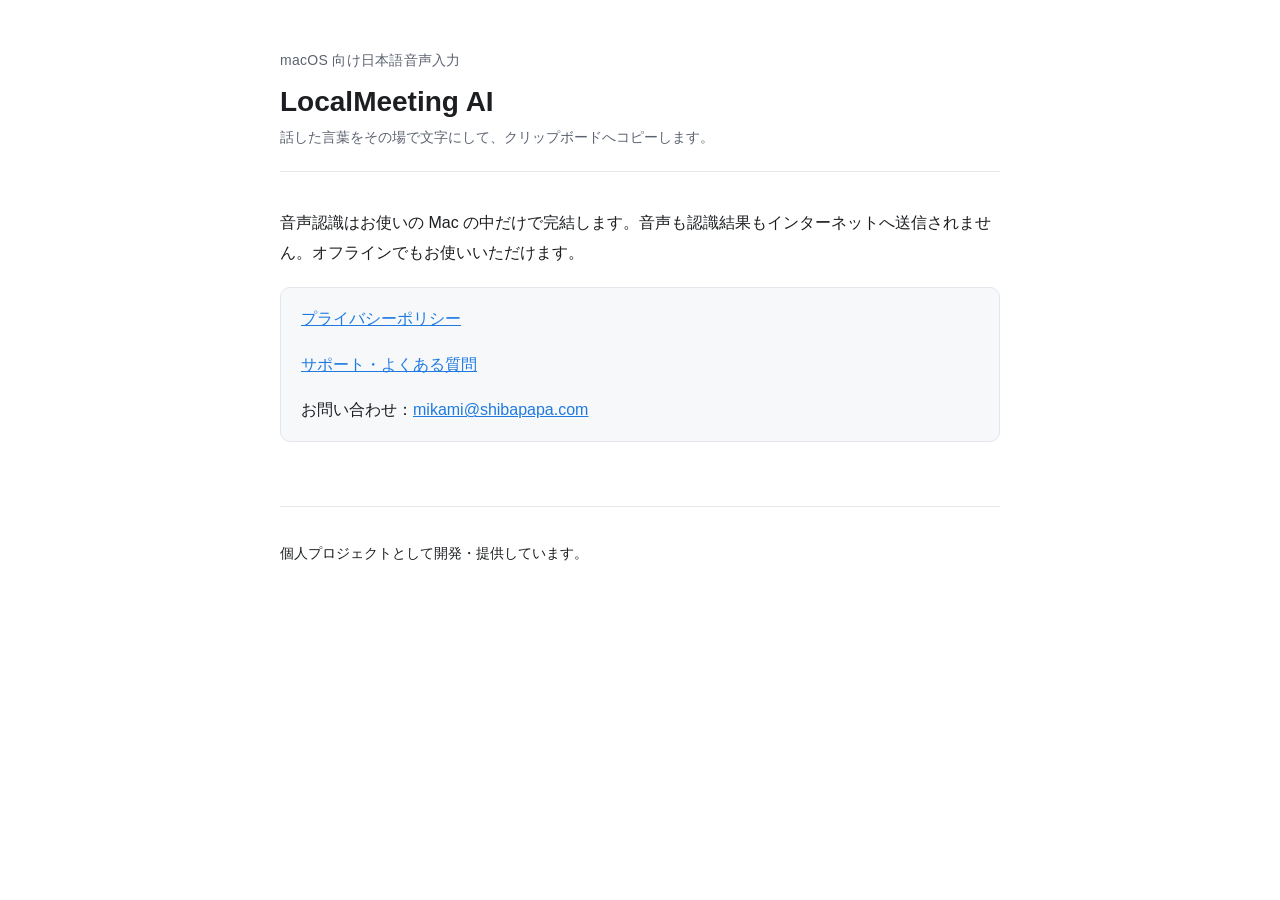
<file: index.html>
<!doctype html>
<html lang="ja">
<head>
<meta charset="utf-8">
<meta name="viewport" content="width=device-width, initial-scale=1">
<title>LocalMeeting AI</title>
<meta name="description" content="端末内で完結する日本語音声入力アプリ LocalMeeting AI。">
<link rel="stylesheet" href="assets.css">
</head>
<body>
<div class="wrap">
<header>
  <div class="site">macOS 向け日本語音声入力</div>
  <h1>LocalMeeting AI</h1>
  <p class="meta">話した言葉をその場で文字にして、クリップボードへコピーします。</p>
</header>
<p>音声認識はお使いの Mac の中だけで完結します。音声も認識結果もインターネットへ送信されません。オフラインでもお使いいただけます。</p>
<div class="card">
  <p><a href="privacy/">プライバシーポリシー</a></p>
  <p><a href="support/">サポート・よくある質問</a></p>
  <p>お問い合わせ：<a href="mailto:mikami@shibapapa.com">mikami@shibapapa.com</a></p>
</div>
<footer><p>個人プロジェクトとして開発・提供しています。</p></footer>
</div>
</body>
</html>
</file>
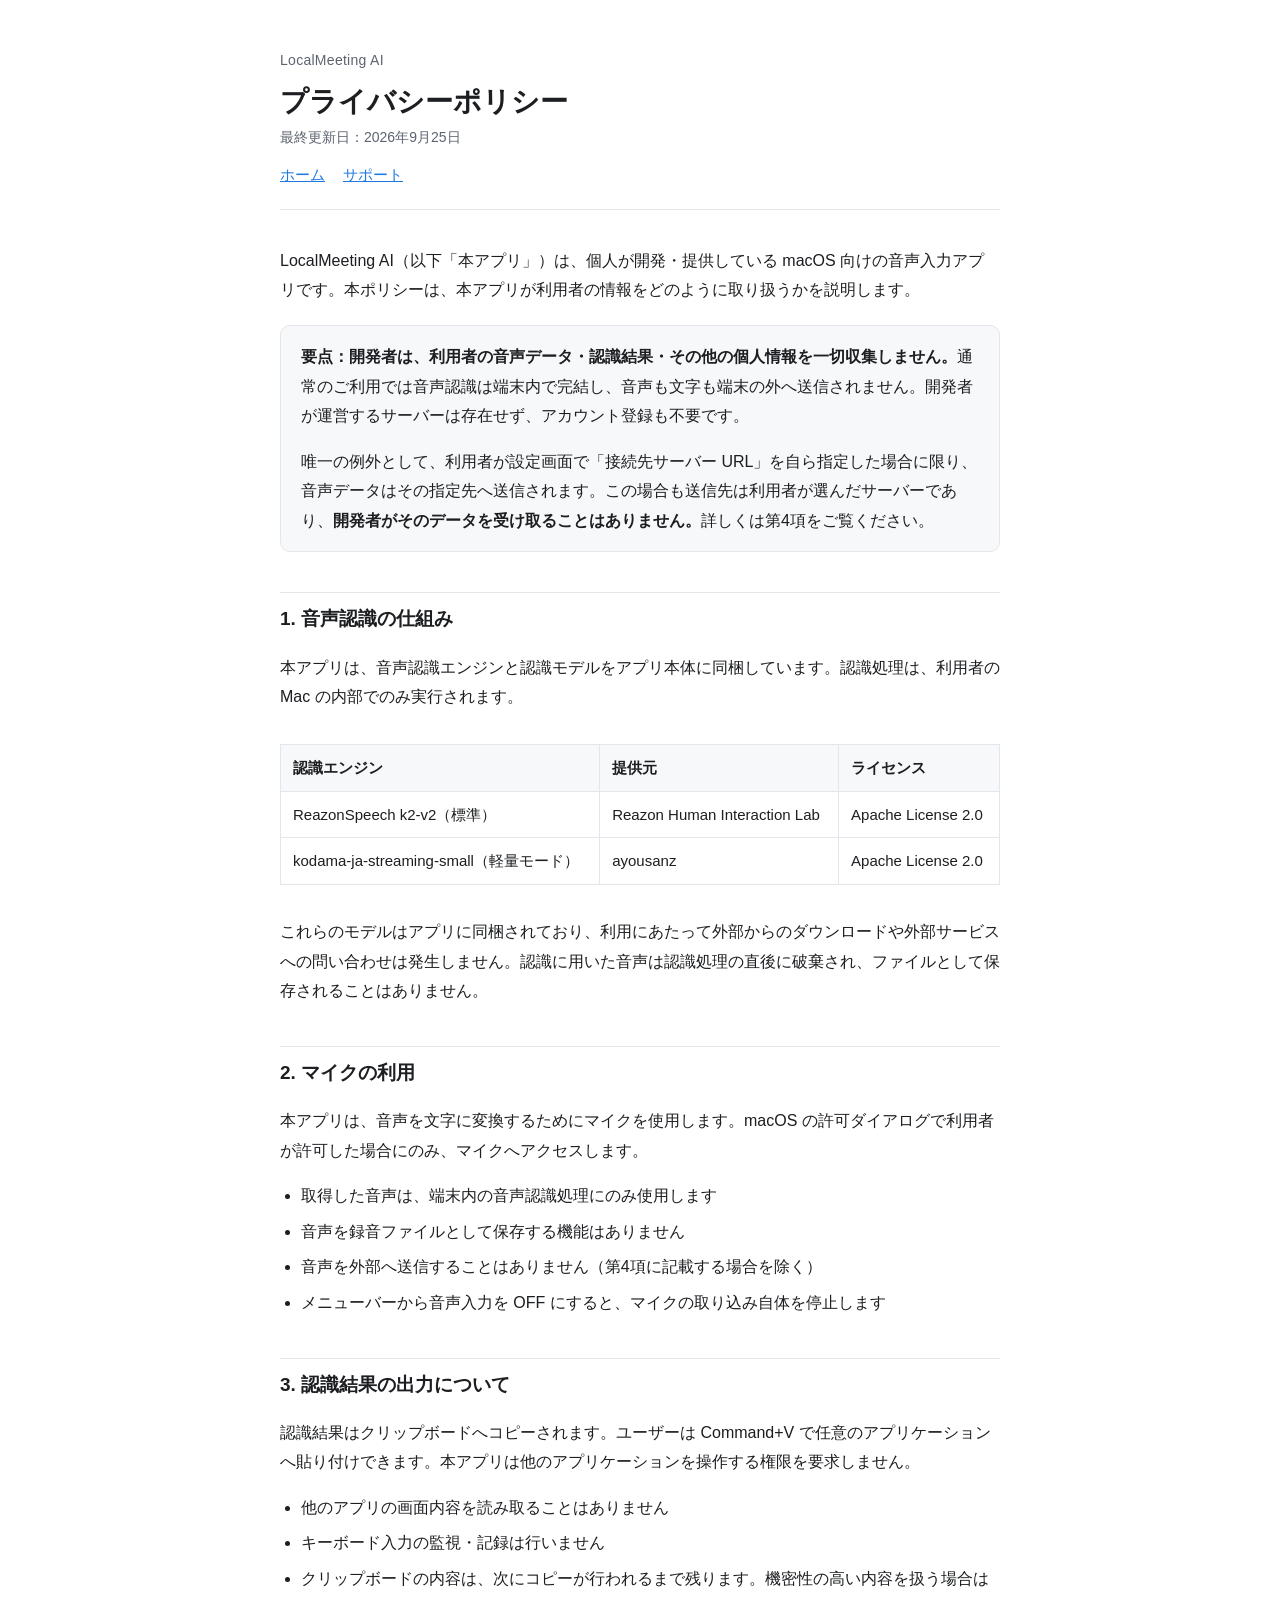
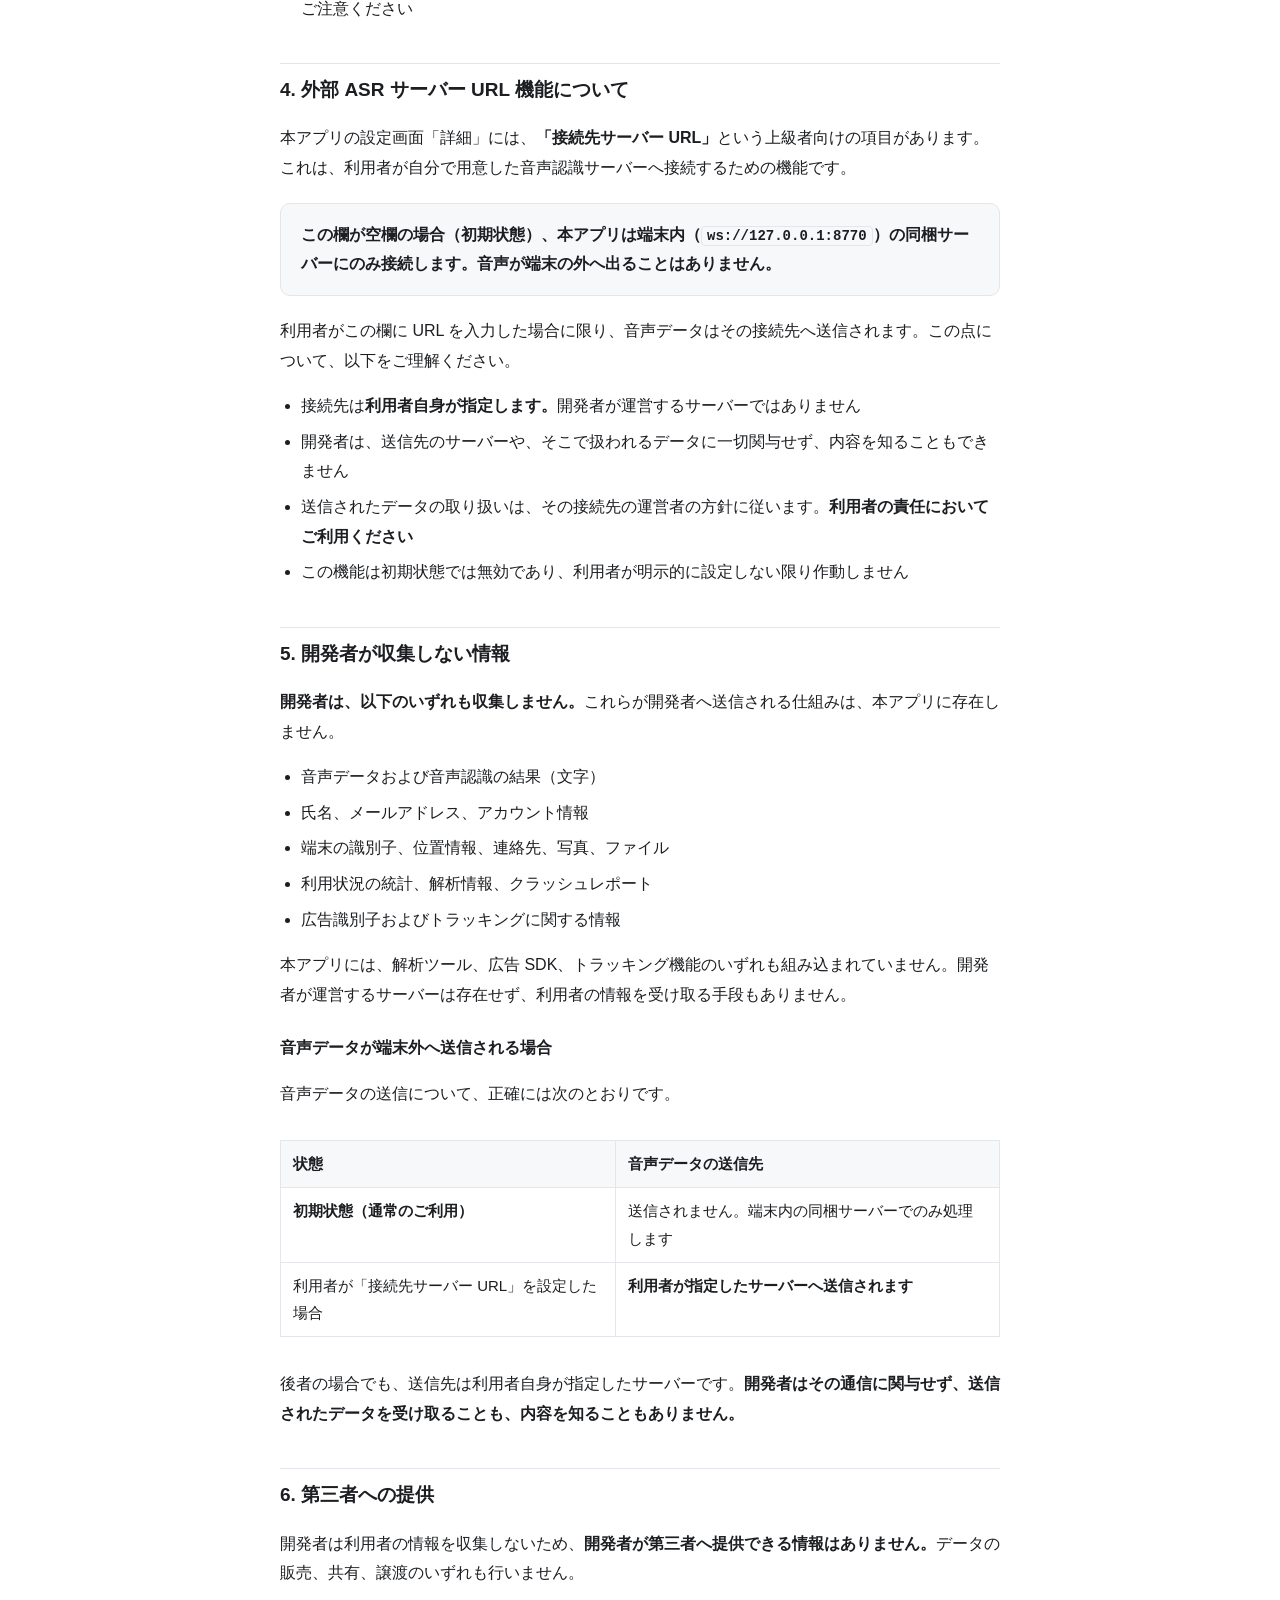
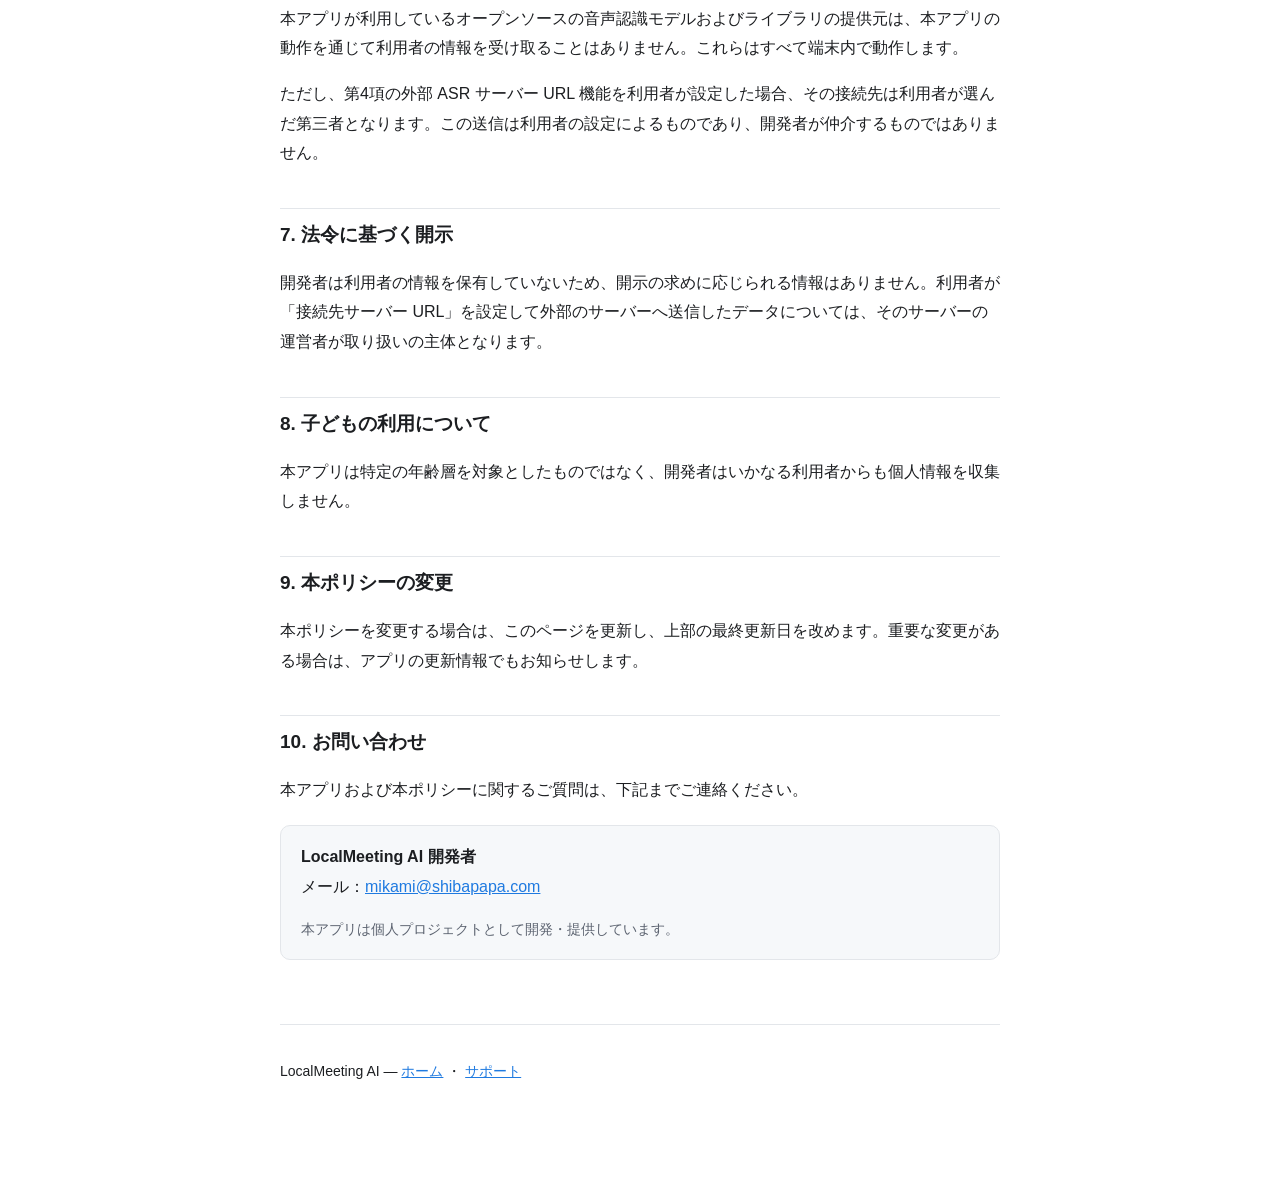
<file: privacy/index.html>
<!doctype html>
<html lang="ja">
<head>
<meta charset="utf-8">
<meta name="viewport" content="width=device-width, initial-scale=1">
<title>プライバシーポリシー — LocalMeeting AI</title>
<meta name="description" content="LocalMeeting AI のプライバシーポリシー。音声認識はすべて端末内で完結し、音声も認識結果も外部へ送信しません。">
<link rel="stylesheet" href="../assets.css">
</head>
<body>
<div class="wrap">
<header>
  <div class="site">LocalMeeting AI</div>
  <h1>プライバシーポリシー</h1>
  <p class="meta">最終更新日：2026年9月25日</p>
  <nav><a href="../">ホーム</a><a href="../support/">サポート</a></nav>
</header>

<p>LocalMeeting AI（以下「本アプリ」）は、個人が開発・提供している macOS 向けの音声入力アプリです。本ポリシーは、本アプリが利用者の情報をどのように取り扱うかを説明します。</p>

<div class="card">
<p><strong>要点：開発者は、利用者の音声データ・認識結果・その他の個人情報を一切収集しません。</strong>通常のご利用では音声認識は端末内で完結し、音声も文字も端末の外へ送信されません。開発者が運営するサーバーは存在せず、アカウント登録も不要です。</p>
<p>唯一の例外として、利用者が設定画面で「接続先サーバー URL」を自ら指定した場合に限り、音声データはその指定先へ送信されます。この場合も送信先は利用者が選んだサーバーであり、<strong>開発者がそのデータを受け取ることはありません。</strong>詳しくは第4項をご覧ください。</p>
</div>

<h2>1. 音声認識の仕組み</h2>
<p>本アプリは、音声認識エンジンと認識モデルをアプリ本体に同梱しています。認識処理は、利用者の Mac の内部でのみ実行されます。</p>
<div class="tablewrap">
<table>
<tr><th>認識エンジン</th><th>提供元</th><th>ライセンス</th></tr>
<tr><td>ReazonSpeech k2-v2（標準）</td><td>Reazon Human Interaction Lab</td><td>Apache License 2.0</td></tr>
<tr><td>kodama-ja-streaming-small（軽量モード）</td><td>ayousanz</td><td>Apache License 2.0</td></tr>
</table>
</div>
<p>これらのモデルはアプリに同梱されており、利用にあたって外部からのダウンロードや外部サービスへの問い合わせは発生しません。認識に用いた音声は認識処理の直後に破棄され、ファイルとして保存されることはありません。</p>

<h2>2. マイクの利用</h2>
<p>本アプリは、音声を文字に変換するためにマイクを使用します。macOS の許可ダイアログで利用者が許可した場合にのみ、マイクへアクセスします。</p>
<ul>
  <li>取得した音声は、端末内の音声認識処理にのみ使用します</li>
  <li>音声を録音ファイルとして保存する機能はありません</li>
  <li>音声を外部へ送信することはありません（第4項に記載する場合を除く）</li>
  <li>メニューバーから音声入力を OFF にすると、マイクの取り込み自体を停止します</li>
</ul>

<h2>3. 認識結果の出力について</h2>
<p>認識結果はクリップボードへコピーされます。ユーザーは Command+V で任意のアプリケーションへ貼り付けできます。本アプリは他のアプリケーションを操作する権限を要求しません。</p>
<ul>
  <li>他のアプリの画面内容を読み取ることはありません</li>
  <li>キーボード入力の監視・記録は行いません</li>
  <li>クリップボードの内容は、次にコピーが行われるまで残ります。機密性の高い内容を扱う場合はご注意ください</li>
</ul>

<h2>4. 外部 ASR サーバー URL 機能について</h2>
<p>本アプリの設定画面「詳細」には、<strong>「接続先サーバー URL」</strong>という上級者向けの項目があります。これは、利用者が自分で用意した音声認識サーバーへ接続するための機能です。</p>
<div class="card">
<p><strong>この欄が空欄の場合（初期状態）、本アプリは端末内（<code>ws://127.0.0.1:8770</code>）の同梱サーバーにのみ接続します。音声が端末の外へ出ることはありません。</strong></p>
</div>
<p>利用者がこの欄に URL を入力した場合に限り、音声データはその接続先へ送信されます。この点について、以下をご理解ください。</p>
<ul>
  <li>接続先は<strong>利用者自身が指定します。</strong>開発者が運営するサーバーではありません</li>
  <li>開発者は、送信先のサーバーや、そこで扱われるデータに一切関与せず、内容を知ることもできません</li>
  <li>送信されたデータの取り扱いは、その接続先の運営者の方針に従います。<strong>利用者の責任においてご利用ください</strong></li>
  <li>この機能は初期状態では無効であり、利用者が明示的に設定しない限り作動しません</li>
</ul>

<h2>5. 開発者が収集しない情報</h2>
<p><strong>開発者は、以下のいずれも収集しません。</strong>これらが開発者へ送信される仕組みは、本アプリに存在しません。</p>
<ul>
  <li>音声データおよび音声認識の結果（文字）</li>
  <li>氏名、メールアドレス、アカウント情報</li>
  <li>端末の識別子、位置情報、連絡先、写真、ファイル</li>
  <li>利用状況の統計、解析情報、クラッシュレポート</li>
  <li>広告識別子およびトラッキングに関する情報</li>
</ul>
<p>本アプリには、解析ツール、広告 SDK、トラッキング機能のいずれも組み込まれていません。開発者が運営するサーバーは存在せず、利用者の情報を受け取る手段もありません。</p>

<h3>音声データが端末外へ送信される場合</h3>
<p>音声データの送信について、正確には次のとおりです。</p>
<div class="tablewrap">
<table>
<tr><th>状態</th><th>音声データの送信先</th></tr>
<tr><td><strong>初期状態（通常のご利用）</strong></td><td>送信されません。端末内の同梱サーバーでのみ処理します</td></tr>
<tr><td>利用者が「接続先サーバー URL」を設定した場合</td><td><strong>利用者が指定したサーバーへ送信されます</strong></td></tr>
</table>
</div>
<p>後者の場合でも、送信先は利用者自身が指定したサーバーです。<strong>開発者はその通信に関与せず、送信されたデータを受け取ることも、内容を知ることもありません。</strong></p>

<h2>6. 第三者への提供</h2>
<p>開発者は利用者の情報を収集しないため、<strong>開発者が第三者へ提供できる情報はありません。</strong>データの販売、共有、譲渡のいずれも行いません。</p>
<p>本アプリが利用しているオープンソースの音声認識モデルおよびライブラリの提供元は、本アプリの動作を通じて利用者の情報を受け取ることはありません。これらはすべて端末内で動作します。</p>
<p>ただし、第4項の外部 ASR サーバー URL 機能を利用者が設定した場合、その接続先は利用者が選んだ第三者となります。この送信は利用者の設定によるものであり、開発者が仲介するものではありません。</p>

<h2>7. 法令に基づく開示</h2>
<p>開発者は利用者の情報を保有していないため、開示の求めに応じられる情報はありません。利用者が「接続先サーバー URL」を設定して外部のサーバーへ送信したデータについては、そのサーバーの運営者が取り扱いの主体となります。</p>

<h2>8. 子どもの利用について</h2>
<p>本アプリは特定の年齢層を対象としたものではなく、開発者はいかなる利用者からも個人情報を収集しません。</p>

<h2>9. 本ポリシーの変更</h2>
<p>本ポリシーを変更する場合は、このページを更新し、上部の最終更新日を改めます。重要な変更がある場合は、アプリの更新情報でもお知らせします。</p>

<h2>10. お問い合わせ</h2>
<p>本アプリおよび本ポリシーに関するご質問は、下記までご連絡ください。</p>
<div class="card">
<p><strong>LocalMeeting AI 開発者</strong><br>
メール：<a href="mailto:mikami@shibapapa.com">mikami@shibapapa.com</a></p>
<p class="meta">本アプリは個人プロジェクトとして開発・提供しています。</p>
</div>

<footer>
  <p>LocalMeeting AI — <a href="../">ホーム</a> ・ <a href="../support/">サポート</a></p>
</footer>
</div>
</body>
</html>
</file>
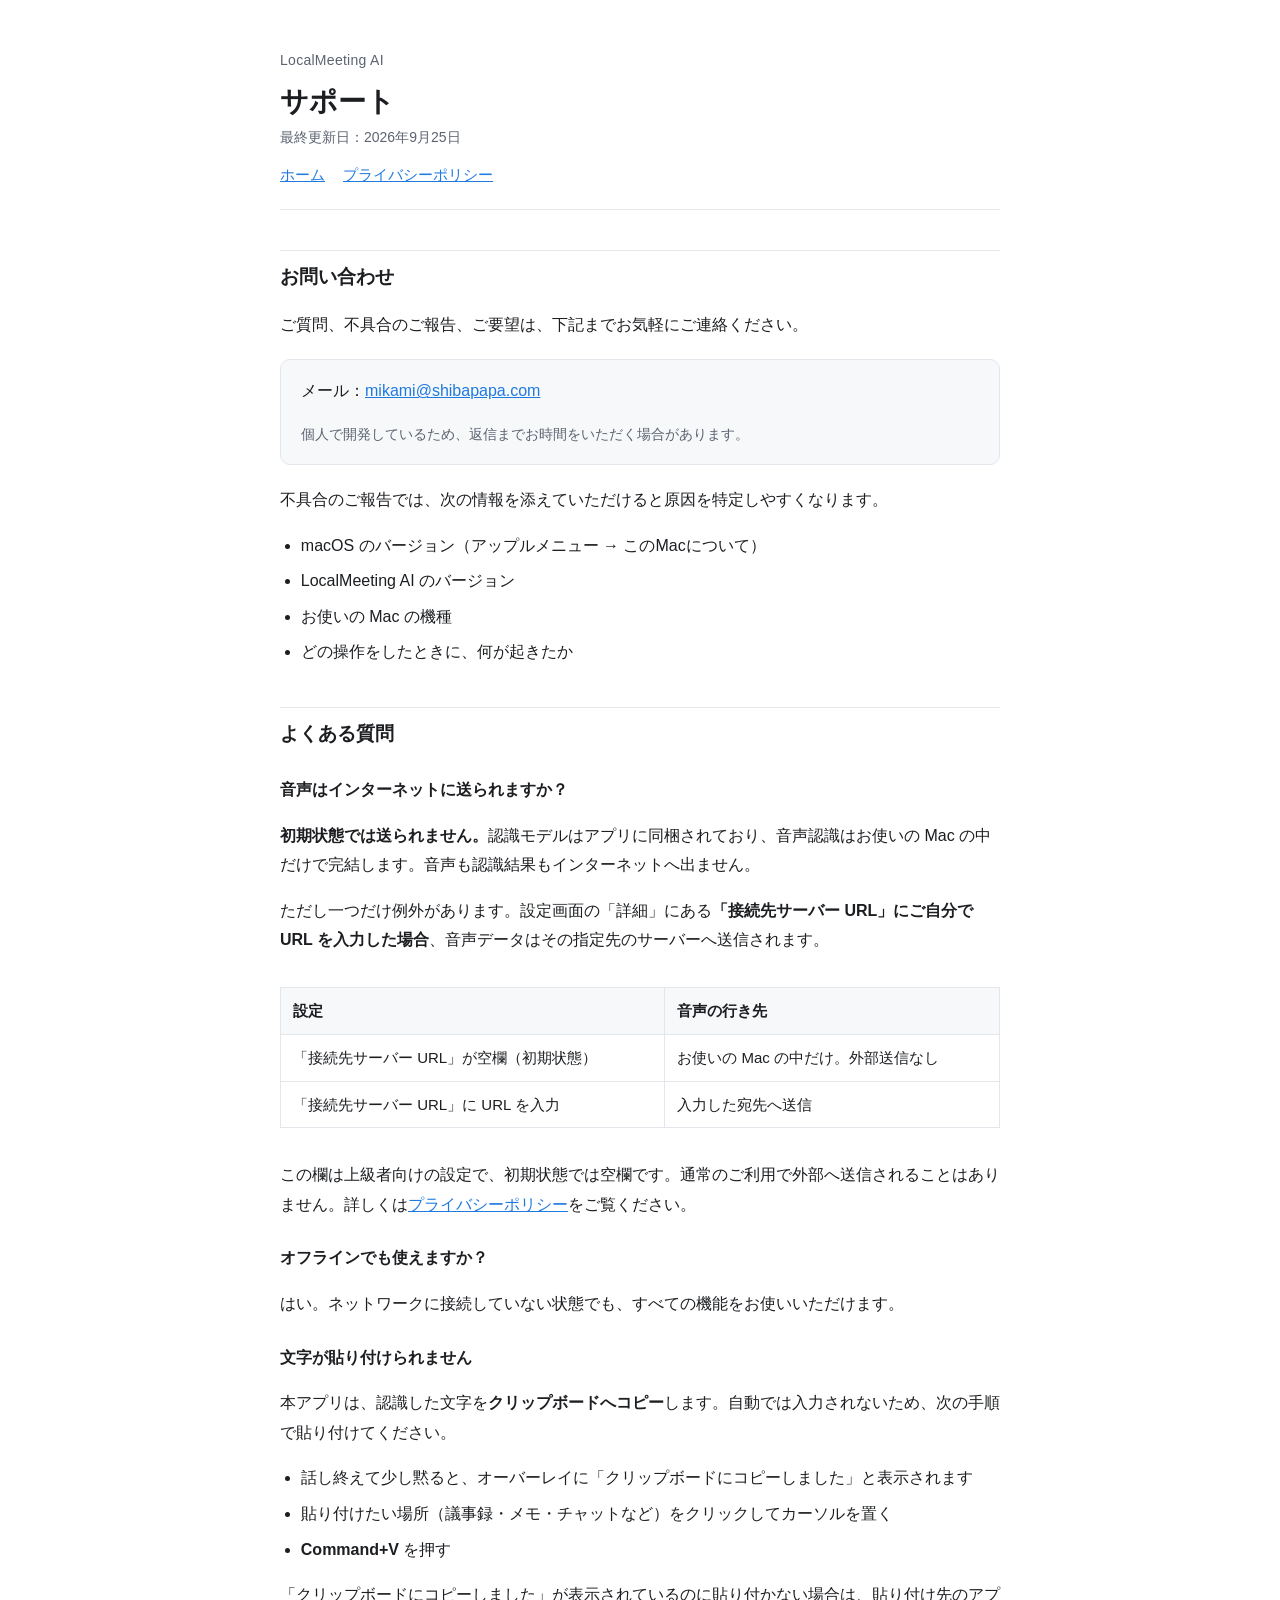
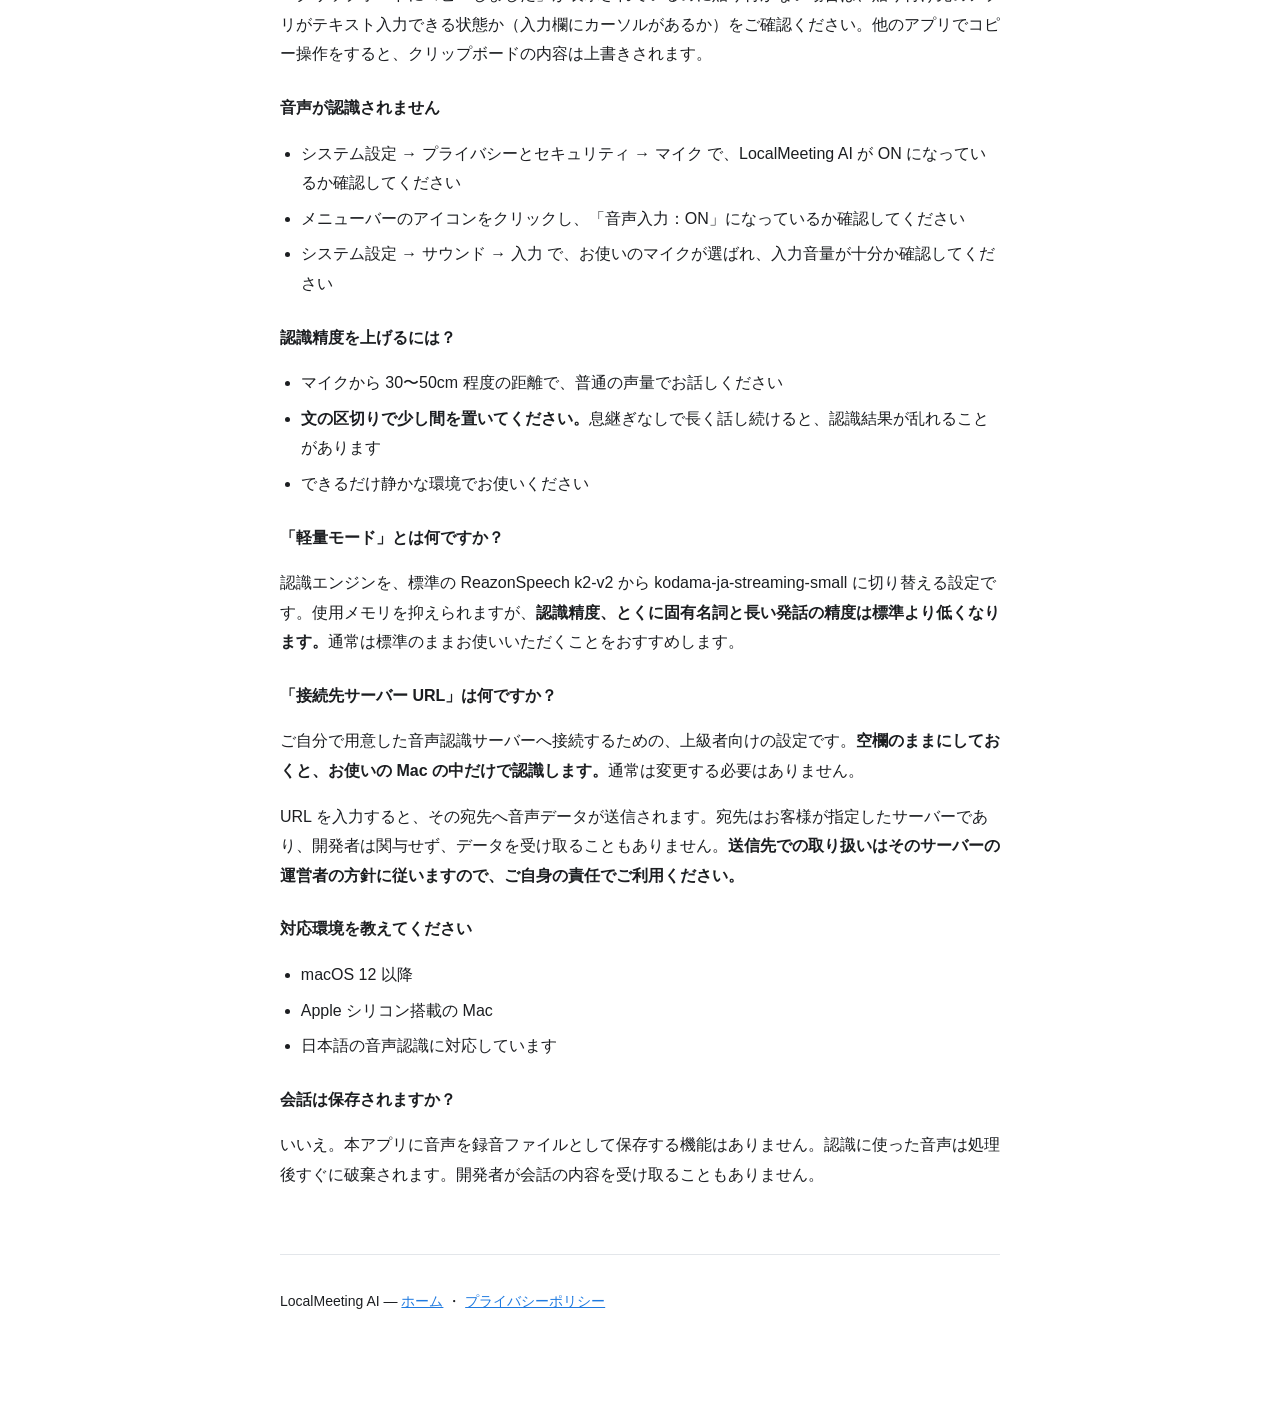
<file: support/index.html>
<!doctype html>
<html lang="ja">
<head>
<meta charset="utf-8">
<meta name="viewport" content="width=device-width, initial-scale=1">
<title>サポート — LocalMeeting AI</title>
<meta name="description" content="LocalMeeting AI のサポートページ。お問い合わせ先とよくある質問。">
<link rel="stylesheet" href="../assets.css">
</head>
<body>
<div class="wrap">
<header>
  <div class="site">LocalMeeting AI</div>
  <h1>サポート</h1>
  <p class="meta">最終更新日：2026年9月25日</p>
  <nav><a href="../">ホーム</a><a href="../privacy/">プライバシーポリシー</a></nav>
</header>

<h2>お問い合わせ</h2>
<p>ご質問、不具合のご報告、ご要望は、下記までお気軽にご連絡ください。</p>
<div class="card">
<p>メール：<a href="mailto:mikami@shibapapa.com">mikami@shibapapa.com</a></p>
<p class="meta">個人で開発しているため、返信までお時間をいただく場合があります。</p>
</div>
<p>不具合のご報告では、次の情報を添えていただけると原因を特定しやすくなります。</p>
<ul>
  <li>macOS のバージョン（アップルメニュー → このMacについて）</li>
  <li>LocalMeeting AI のバージョン</li>
  <li>お使いの Mac の機種</li>
  <li>どの操作をしたときに、何が起きたか</li>
</ul>

<h2>よくある質問</h2>

<h3>音声はインターネットに送られますか？</h3>
<p><strong>初期状態では送られません。</strong>認識モデルはアプリに同梱されており、音声認識はお使いの Mac の中だけで完結します。音声も認識結果もインターネットへ出ません。</p>
<p>ただし一つだけ例外があります。設定画面の「詳細」にある<strong>「接続先サーバー URL」にご自分で URL を入力した場合</strong>、音声データはその指定先のサーバーへ送信されます。</p>
<div class="tablewrap">
<table>
<tr><th>設定</th><th>音声の行き先</th></tr>
<tr><td>「接続先サーバー URL」が空欄（初期状態）</td><td>お使いの Mac の中だけ。外部送信なし</td></tr>
<tr><td>「接続先サーバー URL」に URL を入力</td><td>入力した宛先へ送信</td></tr>
</table>
</div>
<p>この欄は上級者向けの設定で、初期状態では空欄です。通常のご利用で外部へ送信されることはありません。詳しくは<a href="../privacy/">プライバシーポリシー</a>をご覧ください。</p>

<h3>オフラインでも使えますか？</h3>
<p>はい。ネットワークに接続していない状態でも、すべての機能をお使いいただけます。</p>

<h3>文字が貼り付けられません</h3>
<p>本アプリは、認識した文字を<strong>クリップボードへコピー</strong>します。自動では入力されないため、次の手順で貼り付けてください。</p>
<ul>
  <li>話し終えて少し黙ると、オーバーレイに「クリップボードにコピーしました」と表示されます</li>
  <li>貼り付けたい場所（議事録・メモ・チャットなど）をクリックしてカーソルを置く</li>
  <li><strong>Command+V</strong> を押す</li>
</ul>
<p>「クリップボードにコピーしました」が表示されているのに貼り付かない場合は、貼り付け先のアプリがテキスト入力できる状態か（入力欄にカーソルがあるか）をご確認ください。他のアプリでコピー操作をすると、クリップボードの内容は上書きされます。</p>

<h3>音声が認識されません</h3>
<ul>
  <li>システム設定 → プライバシーとセキュリティ → マイク で、LocalMeeting AI が ON になっているか確認してください</li>
  <li>メニューバーのアイコンをクリックし、「音声入力：ON」になっているか確認してください</li>
  <li>システム設定 → サウンド → 入力 で、お使いのマイクが選ばれ、入力音量が十分か確認してください</li>
</ul>

<h3>認識精度を上げるには？</h3>
<ul>
  <li>マイクから 30〜50cm 程度の距離で、普通の声量でお話しください</li>
  <li><strong>文の区切りで少し間を置いてください。</strong>息継ぎなしで長く話し続けると、認識結果が乱れることがあります</li>
  <li>できるだけ静かな環境でお使いください</li>
</ul>

<h3>「軽量モード」とは何ですか？</h3>
<p>認識エンジンを、標準の ReazonSpeech k2-v2 から kodama-ja-streaming-small に切り替える設定です。使用メモリを抑えられますが、<strong>認識精度、とくに固有名詞と長い発話の精度は標準より低くなります。</strong>通常は標準のままお使いいただくことをおすすめします。</p>

<h3>「接続先サーバー URL」は何ですか？</h3>
<p>ご自分で用意した音声認識サーバーへ接続するための、上級者向けの設定です。<strong>空欄のままにしておくと、お使いの Mac の中だけで認識します。</strong>通常は変更する必要はありません。</p>
<p>URL を入力すると、その宛先へ音声データが送信されます。宛先はお客様が指定したサーバーであり、開発者は関与せず、データを受け取ることもありません。<strong>送信先での取り扱いはそのサーバーの運営者の方針に従いますので、ご自身の責任でご利用ください。</strong></p>

<h3>対応環境を教えてください</h3>
<ul>
  <li>macOS 12 以降</li>
  <li>Apple シリコン搭載の Mac</li>
  <li>日本語の音声認識に対応しています</li>
</ul>

<h3>会話は保存されますか？</h3>
<p>いいえ。本アプリに音声を録音ファイルとして保存する機能はありません。認識に使った音声は処理後すぐに破棄されます。開発者が会話の内容を受け取ることもありません。</p>

<footer>
  <p>LocalMeeting AI — <a href="../">ホーム</a> ・ <a href="../privacy/">プライバシーポリシー</a></p>
</footer>
</div>
</body>
</html>
</file>
<file: assets.css>
:root {
  --bg: #ffffff; --fg: #1c1e21; --muted: #5c6370;
  --line: #e3e6ea; --accent: #1f7ae0; --card: #f6f8fa;
}
@media (prefers-color-scheme: dark) {
  :root { --bg: #14161a; --fg: #e6e8eb; --muted: #a0a6b0;
          --line: #2a2e35; --accent: #6fb2ff; --card: #1c1f25; }
}
* { box-sizing: border-box; }
body {
  margin: 0; background: var(--bg); color: var(--fg);
  font-family: -apple-system, BlinkMacSystemFont, "Hiragino Sans",
    "Noto Sans JP", "Yu Gothic", sans-serif;
  line-height: 1.85; font-size: 16px;
}
.wrap { max-width: 760px; margin: 0 auto; padding: 48px 20px 96px; }
header { border-bottom: 1px solid var(--line); padding-bottom: 20px; margin-bottom: 36px; }
header .site { font-size: 14px; color: var(--muted); letter-spacing: .02em; }
h1 { font-size: 28px; line-height: 1.4; margin: 8px 0 4px; }
h2 { font-size: 19px; margin: 40px 0 12px; padding-top: 8px; border-top: 1px solid var(--line); }
h3 { font-size: 16px; margin: 24px 0 8px; }
p, li { color: var(--fg); }
.meta { color: var(--muted); font-size: 14px; margin: 0; }
a { color: var(--accent); }
ul { padding-left: 1.3em; }
li { margin: 6px 0; }
.card { background: var(--card); border: 1px solid var(--line);
        border-radius: 10px; padding: 16px 20px; margin: 20px 0; }
.card p:first-child { margin-top: 0; } .card p:last-child { margin-bottom: 0; }
table { border-collapse: collapse; width: 100%; margin: 16px 0; font-size: 15px; }
th, td { border: 1px solid var(--line); padding: 9px 12px; text-align: left; vertical-align: top; }
th { background: var(--card); font-weight: 600; }
.tablewrap { overflow-x: auto; }
nav { margin-top: 10px; font-size: 15px; }
nav a { margin-right: 18px; }
footer { margin-top: 64px; padding-top: 20px; border-top: 1px solid var(--line);
         color: var(--muted); font-size: 14px; }
code { background: var(--card); border: 1px solid var(--line);
       border-radius: 4px; padding: 1px 5px; font-size: 14px; }
</file>
